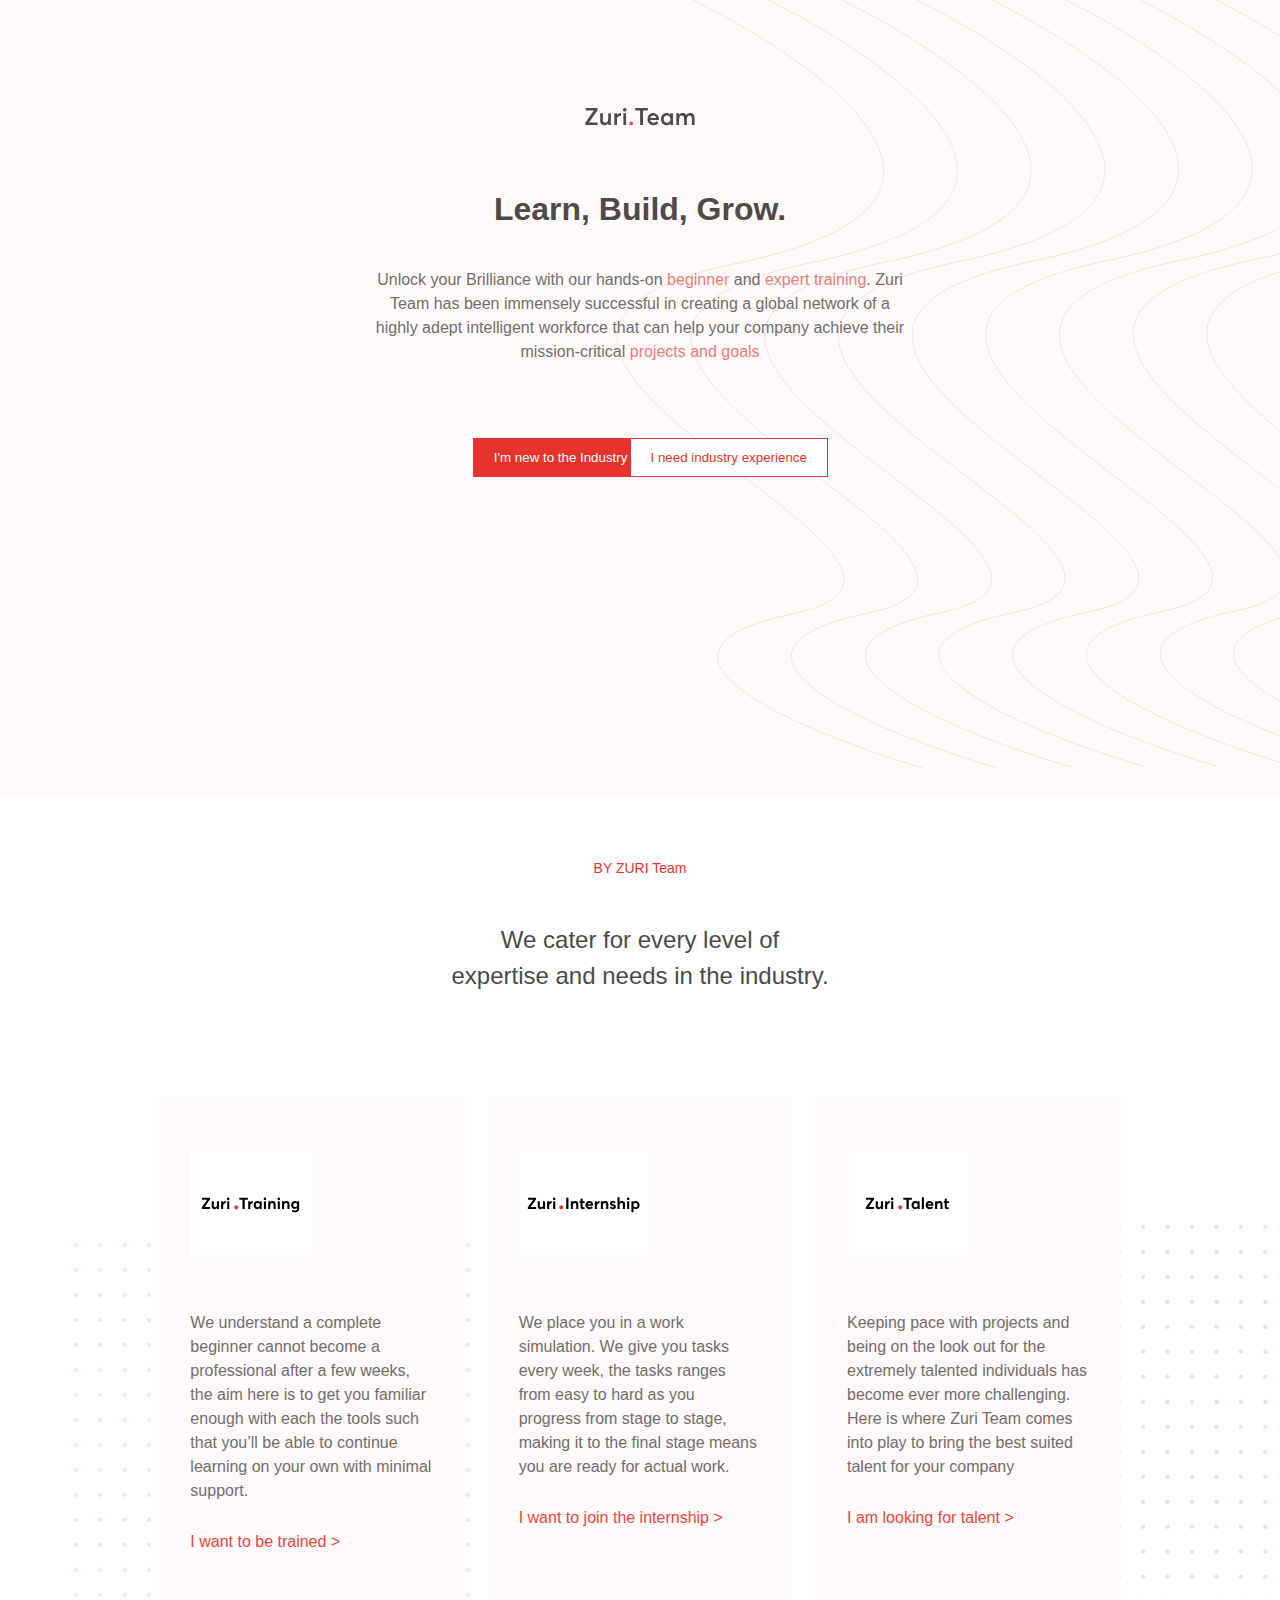
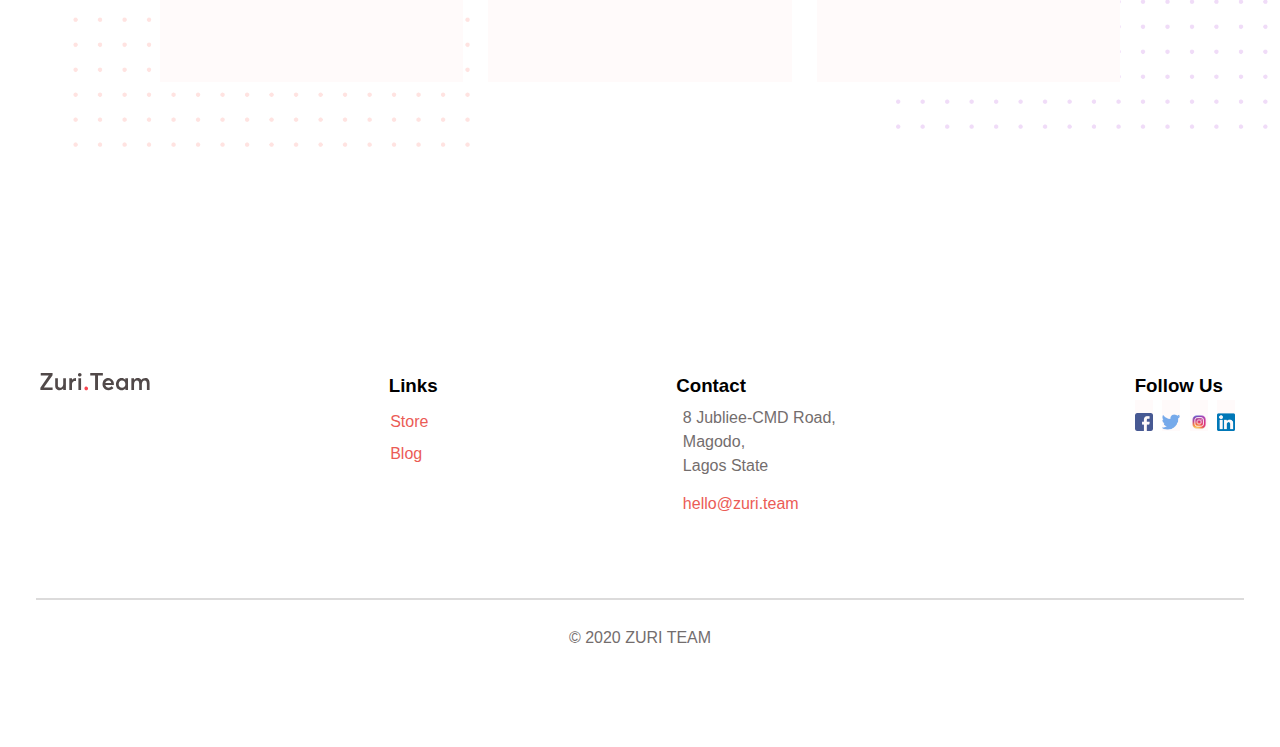
<file: index.html>
<!DOCTYPE html>
<html lang="en">

<head>
    <meta charset="UTF-8">
    <meta http-equiv="X-UA-Compatible" content="IE=edge">
    <meta name="viewport" content="width=device-width, initial-scale=1.0">
    <link rel="stylesheet" href="./style.css">
    <title>landing-page</title>
</head>

<body>
    <section class="container-1">
        <div class="inner-container-1">
            <img class=logo-img src="./images/zuri-logo-full.svg" alt="">
            <h2>Learn, Build, Grow.</h2>
            <p>
                Unlock your Brilliance with our hands-on <a href="#">beginner</a>
                and <a href="#">expert training</a>.
                Zuri Team has been immensely successful in creating a global network of a
                highly adept intelligent workforce that can help your company
                achieve their mission-critical <a href="#">projects and goals</a>
            </p>
            <div class="btn-div">
                <a href="./new_ind.html">
                    <button class="my-btn btn-red">I'm new to the Industry</button>
                </a>
                <br class="d-block d-md-none">
                <a href="./ind_exp.html">
                    <button class=" my-btn btn-red-outline">I need industry experience</button>
                </a>
            </div>
        </div>
    </section>
    <section class="container-2">
        <div class="text-center">
            <h3 class="heading">BY ZURI Team</h3>
            <p class="slogan">We cater for every level of <br> expertise and needs in the industry.</p>
            <div class="container-fluid"> 
                <div class="row">
                    
                    <div class="program-card-0">
                        <div class="column-wrap zed-1">
                            <img id="image-left" src="./images/left_bvmv7q.png" alt="">
                            <div class="program-card-1 text">
                                <img alt="" src="./images/zuri-training-img.svg">
                                <p>We understand a complete beginner cannot become a professional after a few weeks,
                                    the
                                    aim here is to get you familiar enough with each the tools such that you’ll be
                                    able
                                    to continue learning on your own with minimal support.</p>
                                <h3><a href="https://training.zuri.team/">I want to be trained &gt;</a></h3>
                            </div>
                        </div>
                        <div class="column-wrap zed-2">
                            <div class="program-card-2 text">
                                <img alt="" src="./images/zuri-internship-img.svg">
                                <p>We place you in a work simulation. We give you tasks every week, the tasks ranges
                                    from easy to hard as you progress from stage to stage, making it to the final stage
                                    means you are ready for actual work. </p>
                                <h3><a href="https://internship.zuri.team/">I want to join the internship &gt;</a></h3>
                            </div>
                        </div>
                        <div class="column-wrap zed-3">
                            <img id="image-right" src="./images/right_yz6hn3.png" alt="">
                            <div class="program-card-3 text">
                                <img alt="" src="./images/zuri-talent-img.svg">
                                <p>
                                    Keeping pace
                                    with projects and being on the look out for the extremely talented
                                    individuals has become ever more challenging. Here is where Zuri
                                    Team comes into play to bring the best suited talent for your
                                    company
                                </p>
                                <h3><a href="https://talent.zuri.team/">I am looking for talent &gt;</a></h3>
                            </div>                       
                        </div>
                    </div>
                </div>
            </div>
        </div>
    </section>
    <footer class="footer my-container mx-auto">
        <div class="footer-flex-container text-center text-md-left">
            <div class="flex-1">
                <img alt="" class="footer-logo" src="./images/zuri-logo-full (1).svg">
            </div>

            <div class="flex-3">
                <h3>Links</h3>
                <a href="https://flutterwave.com/store/zuriteam">
                    <p>Store</p>
                </a>
                <a href="https://blog.zuri.team">
                    <p>Blog</p>
                </a>
            </div>

            <div class="flex-4 address">
                <h3>Contact</h3>
                <p>8 Jubliee-CMD Road, Magodo, <br>Lagos State</p>
                <p>
                    <a href="mailto:hello@zuri.com">
                        hello@zuri.team
                    </a>
                </p>
            </div>

            <div class="flex-5">
                <h3>Follow Us</h3>
                <div class="contact-icons">
                    <a target="_blank" href="https://web.facebook.com/thezuriteam"> <img alt="" src="./images/fb.png"></a>
                    <a target="_blank" href="https://twitter.com/theZuriTeam"> <img alt="" src="./images/twitter.png"></a>
                    <a target="_blank" href="https://www.instagram.com/thezuriteam/"><img alt="" src="./images/IG.png"></a>
                    <a href="#"><img alt="" src="./images/in.png"></a>
                </div>
            </div>
        </div>
        <div>
            <hr class="m-3 md-0">
        </div>
        
        <div class="mx-auto text-center copyright">
            <p> © 2020 ZURI TEAM </p>
        </div>
    </footer>

</body>

</html>
</file>
<file: style.css>
@import url('https://db.onlinewebfonts.com/c/c36a75c5ada59665e225bbf5e38efd34?family=Averta-Bold');
@import url('http://fonts.cdnfonts.com/css/averta-blackitalic');
* {
    margin: 0;
    border: 0;
    box-sizing: border-box;
    font-family: 'Averta-Bold', sans-serif;
}
*,
*::before,
*::after {
  box-sizing: border-box;
}

body {
    font-size: 1rem;
    font-weight: 400;
    line-height: 1.5;
    background-color: #fff;
}

.container-1 {        
    height: 800px;
    background-image: url(./images/hero-bg.svg);
    background-size: cover;
    background-position: center center;
    background-repeat: no-repeat;
    display: flex;
    flex-direction: column;
    align-content: center;
    width: 100%;
}

section {
    display: block;
}

.inner-container-1 {
    margin: 10vh auto;
    width: 45%;
    text-align: center;
    
}
.btn-div {
    display: flex;
    flex-direction: row;
    margin-top: 10%;
    justify-content: space-evenly;
}
.btn-div button {
    padding: 0 auto;
    border: 1px solid #dc3545;
    margin: 0 10% 0 0;
    
}

a button.btn-red-outline {
    color: #E7332B;
    font-size: 16px 'Averta', sans-serif;
    background: #FFFFFF;
    padding: 11px 20px;
    width: 100%;
    margin-left: -40%;
    
}
a button.btn-red {
    color: #FFFFFF;
    font-size: 16px 'Averta', sans-serif;
    background: #E7332B;
    padding: 11px 20px;
    width: 100%; 
    margin-left: 40%;
}
button.btn-red-outline:hover{
    cursor: pointer;
    background: #E7332B;
    color: #FFFFFF;
}
button.btn-red:hover{
    cursor: pointer;
    color: #E7332B;
    background: #FFFFFF;
}


.inner-container-1 > img, h2, p {
    padding: 3%;
}

.inner-container-1 > img{
    margin-bottom: 3%;
}

h2{
    font-size: 2.0em;
    color: #514949;
}
p{
    color: #514949;
    opacity: 0.8;
}
.inner-container-1 p a {
    color: #E7332B;
    text-decoration: none;
    opacity: 0.8;
}

.container-2{
    width: 100%;
}

.heading, .slogan {
    text-align: center;
}
.heading{
    color: #E7332B;
    font: 14px 'Averta', sans-serif;
    margin: 60px 0px 8px;
}
.slogan{
    color: #1b1a1a;
    font: 24px 'Averta', sans-serif;
    margin: 8px 0px 64px;
    font-weight: 500;
    line-height: 1.5;
}

.container-fluid {
    max-width: 1440px;
    width: 75%;
    margin: auto;
}
.program-card-0 {
    display: grid;
    grid-template-columns: repeat(3, 1fr);
    grid-template-rows: 1fr;
    grid-column-gap: 25px;
    grid-row-gap: 0px;
    display: flex;
    align-items: center;
    
}
.column-wrap{
    background: #FFFAFA;
    font: 16px 'Averta', sans-serif;
    border: none;
    width: 75%;  
    height: 65vh;
    line-height: 1.5;
}
.text{ 
    display: block;
}
.text img, .text p, .text h3 a {
    margin: 8% 10%;
    padding: 0;
    font-family: 'Averta-Regular', sans-serif;
}

.text p {
    width: 79.5%
} 

.text img{
    margin-top: 18%;
}

.text a{
    text-decoration: none;
    color: #E7332B;
    opacity: 0.9;
    background-color: transparent;
    font-size: 16px;
    font-weight: lighter;
}

.footer-flex-container{
    display: flex;
    justify-content: space-between;
    flex-wrap: wrap;
    margin-bottom: 56px;
    padding: 20px;
    margin-top: 30vh;
    width: 100%;  
}

.contact-icons img {
    width: 18px !important;
    margin-right: 5px;
    vertical-align: middle;
    border-style: none;
    background-color: #FFFAFA;
    padding-top: 0.8em;
}
.flex-3 p,.flex-3 a{
    text-decoration: none;
    color: #E7332B;
    font: 16px 'Averta-Regular', sans-serif;
}
.flex-3 p{
    padding-top: 0.8em;
}
.flex-4 a{
    text-decoration: none;
    color: #E7332B;
    font: 16px 'Averta-Regular', sans-serif;
}
.copyright p {
    color: #514949;
    padding-bottom: 97px;
    text-align: center;
    padding-top: 10px;
}
.m-3 {
    margin: 1rem!important;
}

footer hr {
    opacity: 0.2;
    border: 0.7px solid #514949;
}
hr {
    box-sizing: content-box;
    height: 0;
    overflow: visible;
}
.footer {
    margin-top: 215px;
}

.my-container {
    max-width: 1240px;
}
.ml-auto, .mx-auto {
    margin-left: auto;
}
.mr-auto, .mx-auto {
    margin-right: auto;
}
footer{
    display: block;
}

#image-left{
    position: absolute;
    width: 412px;
    height: 505px;
    left: 4.5%;
    top: 138vh;
    z-index: -1;
}
#image-right{
    position: absolute;
    width: 412px;
    height: 505px;
    left: 70%;
    top: 136vh;
    z-index: -1
}
</file>
